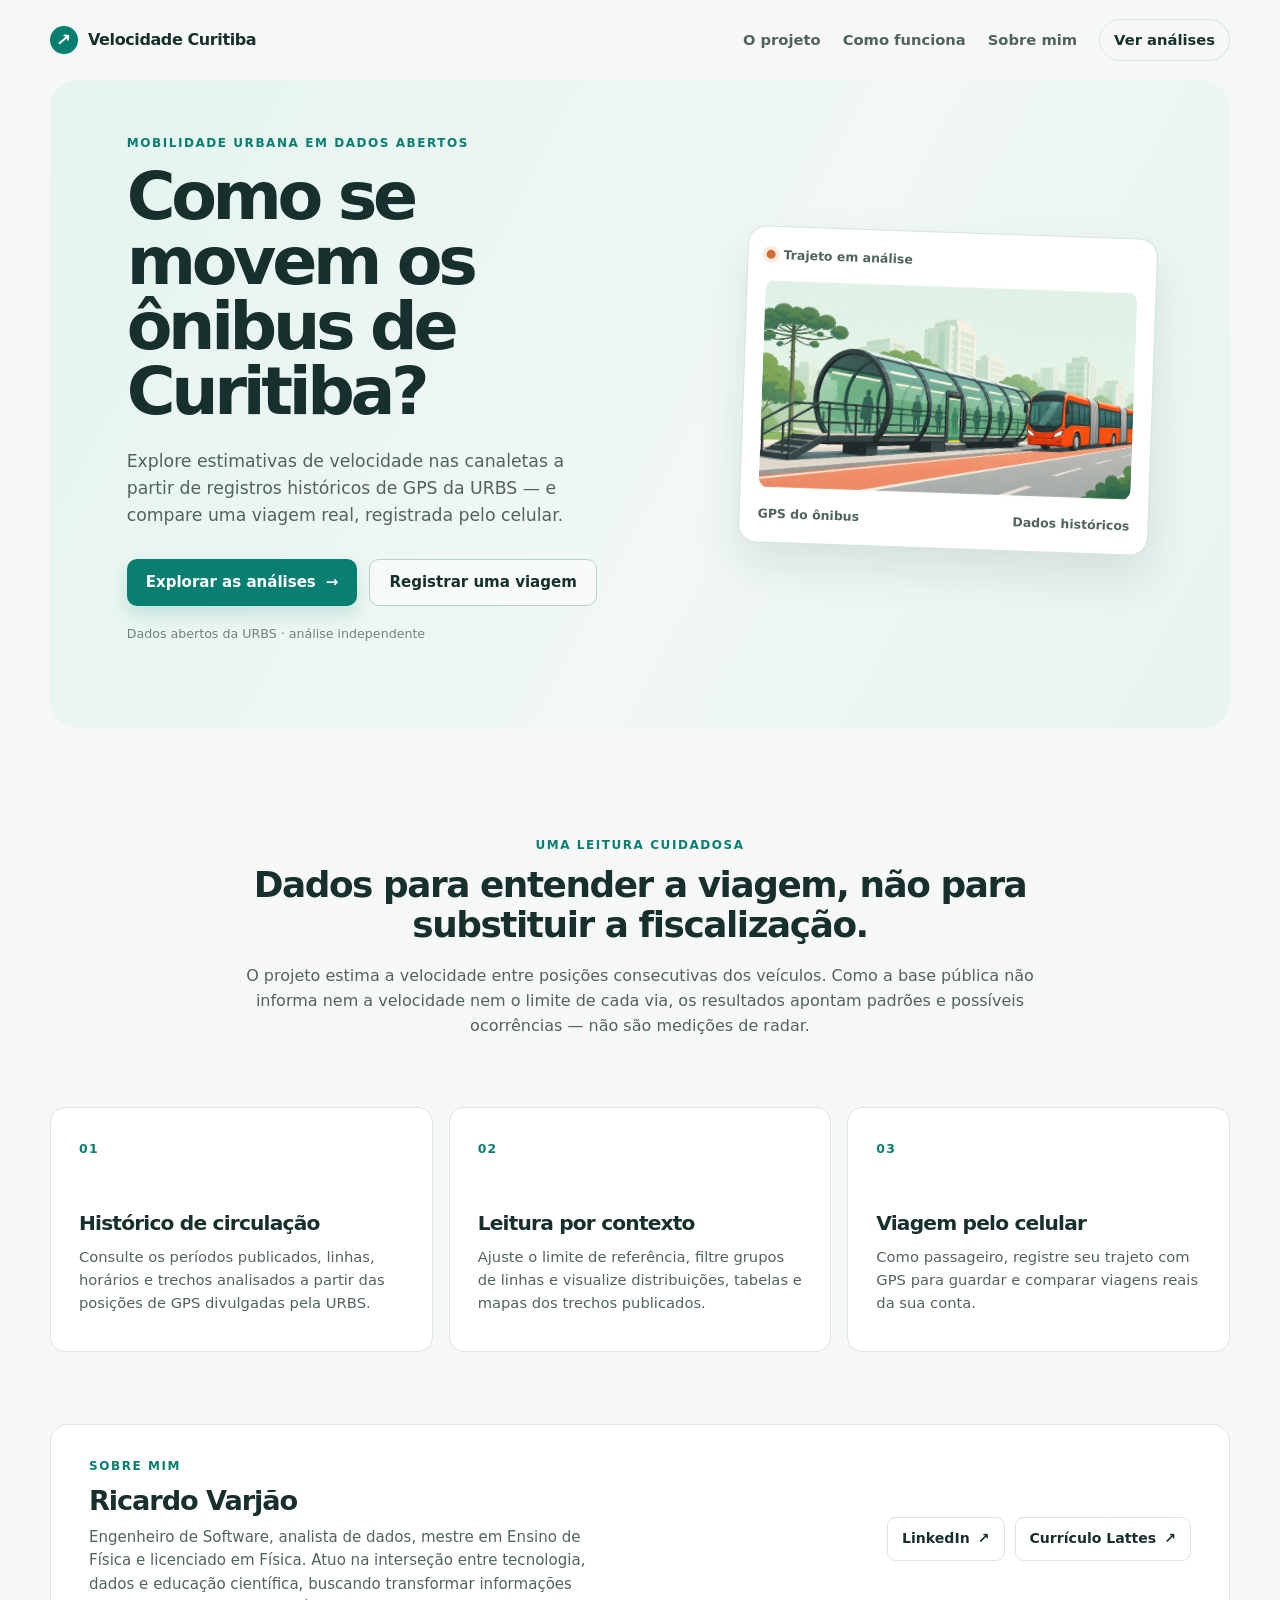
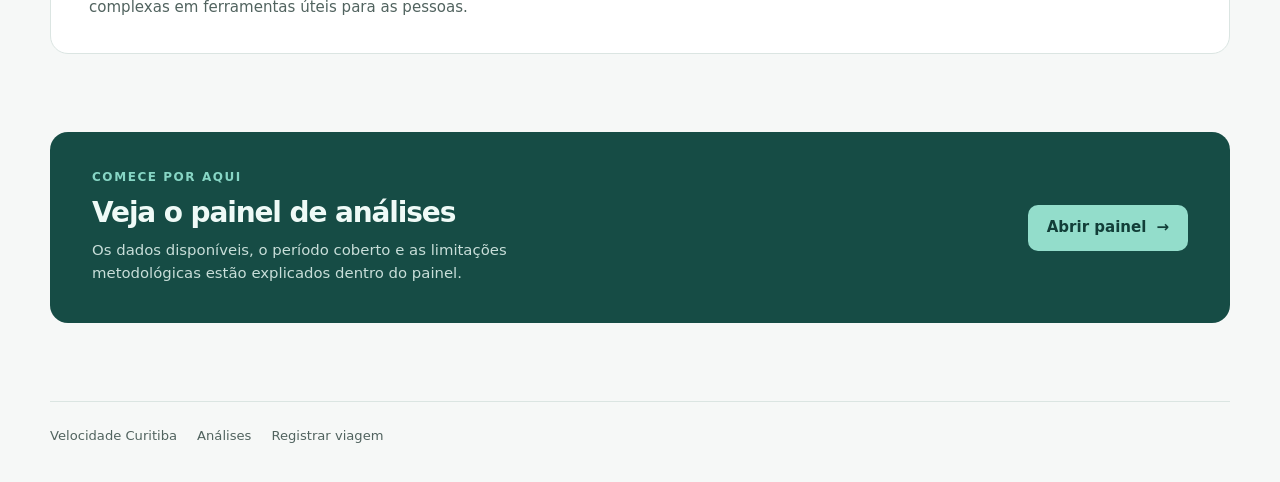
<file: site/index.html>
<!doctype html>
<html lang="pt-BR">

<head>
  <meta charset="utf-8">
  <meta name="viewport" content="width=device-width, initial-scale=1">
  <title>Velocidade dos ônibus de Curitiba</title>
  <link rel="icon" type="image/png" href="./assets/favico.png">
  <link rel="stylesheet" href="./css/styles.css">
</head>

<body>
  <header class="site-header">
    <a class="brand" href="./index.html" aria-label="Velocidade Curitiba — início"><span class="brand-mark"
        aria-hidden="true">→</span><span>Velocidade Curitiba</span></a>
    <nav aria-label="Navegação principal"><a href="#sobre">O projeto</a><a href="#como-funciona">Como funciona</a><a
        href="#sobre-mim">Sobre mim</a><a class="nav-cta" href="./painel.html">Ver análises</a></nav>
  </header>
  <main class="landing">
    <section class="landing-hero">
      <div class="hero-copy">
        <p class="eyebrow">Mobilidade urbana em dados abertos</p>
        <h1>Como se movem os ônibus de Curitiba?</h1>
        <p class="lead">Explore estimativas de velocidade nas canaletas a partir de registros históricos de GPS da URBS
          — e compare uma viagem real, registrada pelo celular.</p>
        <div class="actions"><a class="button primary" href="./painel.html">Explorar as análises <span
              aria-hidden="true">→</span></a><a class="button secondary" href="./viagem.html">Registrar uma viagem</a>
        </div>
        <p class="microcopy">Dados abertos da URBS · análise independente</p>
      </div>
      <div class="route-card" aria-label="Ilustração de uma rota de ônibus">
        <div class="route-title"><span class="route-dot"></span><span>Trajeto em análise</span></div>
        <div class="route-map"><img class="route-image" src="./assets/estacao-tubo-curitiba.png"
            alt="Ilustração de uma estação-tubo de Curitiba com ônibus articulado"></div>
        <div class="route-footer"><span>GPS do ônibus</span><span>Dados históricos</span></div>
      </div>
    </section>

    <section class="intro-section" id="sobre">
      <p class="eyebrow">Uma leitura cuidadosa</p>
      <h2>Dados para entender a viagem, não para substituir a fiscalização.</h2>
      <p>O projeto estima a velocidade entre posições consecutivas dos veículos. Como a base pública não informa nem a
        velocidade nem o limite de cada via, os resultados apontam padrões e possíveis ocorrências — não são medições de
        radar.</p>
    </section>

    <section class="feature-grid" id="como-funciona">
      <article class="feature-card"><span class="feature-number">01</span>
        <h2>Histórico de circulação</h2>
        <p>Consulte os períodos publicados, linhas, horários e trechos analisados a partir das posições de GPS
          divulgadas pela URBS.</p>
      </article>
      <article class="feature-card"><span class="feature-number">02</span>
        <h2>Leitura por contexto</h2>
        <p>Ajuste o limite de referência, filtre grupos de linhas e visualize distribuições, tabelas e mapas dos trechos
          publicados.</p>
      </article>
      <article class="feature-card"><span class="feature-number">03</span>
        <h2>Viagem pelo celular</h2>
        <p>Como passageiro, registre seu trajeto com GPS para guardar e comparar viagens reais da sua conta.</p>
      </article>
    </section>

    <section class="about-section" id="sobre-mim">
      <div>
        <p class="eyebrow">Sobre mim</p>
        <h2>Ricardo Varjão</h2>
        <p>Engenheiro de Software, analista de dados, mestre em Ensino de Física e licenciado em Física. Atuo na
          interseção entre tecnologia, dados e educação científica, buscando transformar informações complexas em
          ferramentas úteis para as pessoas.</p>
      </div>
      <div class="profile-links"><a href="https://www.linkedin.com/in/ricardovarjao" target="_blank"
          rel="noopener noreferrer">LinkedIn <span aria-hidden="true">↗</span></a><a
          href="http://lattes.cnpq.br/5329334049890115" target="_blank" rel="noopener noreferrer">Currículo Lattes <span
            aria-hidden="true">↗</span></a></div>
    </section>

    <section class="callout">
      <div>
        <p class="eyebrow">Comece por aqui</p>
        <h2>Veja o painel de análises</h2>
        <p>Os dados disponíveis, o período coberto e as limitações metodológicas estão explicados dentro do painel.</p>
      </div><a class="button primary" href="./painel.html">Abrir painel <span aria-hidden="true">→</span></a>
    </section>
  </main>
  <footer class="site-footer"><span>Velocidade Curitiba</span><a href="./painel.html">Análises</a><a
      href="./viagem.html">Registrar viagem</a></footer>
</body>

</html>
</file>
<file: site/css/styles.css>
:root {
    color-scheme: light;
    --surface-0: #f6f8f7;
    --surface-1: #fff;
    --surface-soft: #eef6f4;
    --border: #dbe5e2;
    --text-primary: #17302d;
    --text-secondary: #51635f;
    --text-muted: #71827e;
    --grid: #e4ece9;
    --series-1: #087f71;
    --series-2: #d86a38;
    --series-3: #466fc5;
    --alert: #ad3326;
    --ink-on-accent: #fff
}

* {
    box-sizing: border-box
}

html {
    scroll-behavior: smooth
}

body {
    margin: 0;
    background: var(--surface-0);
    color: var(--text-primary);
    font: 16px/1.55 Inter, ui-sans-serif, system-ui, -apple-system, BlinkMacSystemFont, "Segoe UI", sans-serif
}

a {
    color: inherit
}

.site-header {
    width: min(1180px, calc(100% - 40px));
    min-height: 80px;
    margin: auto;
    display: flex;
    align-items: center;
    justify-content: space-between;
    gap: 24px
}

.brand {
    display: inline-flex;
    align-items: center;
    gap: 10px;
    color: var(--text-primary);
    font-weight: 760;
    letter-spacing: -.025em;
    text-decoration: none
}

.brand-mark {
    display: grid;
    place-items: center;
    width: 28px;
    height: 28px;
    border-radius: 50%;
    color: #fff;
    background: var(--series-1);
    font-size: 1.1rem;
    transform: rotate(-40deg)
}

.site-header nav {
    display: flex;
    align-items: center;
    gap: 22px;
    font-size: .92rem;
    font-weight: 650
}

.site-header nav a {
    color: var(--text-secondary);
    text-decoration: none
}

.site-header nav a:hover {
    color: var(--series-1)
}

.site-header .nav-cta {
    padding: 9px 14px;
    border: 1px solid var(--border);
    border-radius: 999px;
    color: var(--text-primary)
}

.site-header.compact {
    min-height: 72px
}

.landing {
    width: min(1180px, calc(100% - 40px));
    margin: auto
}

.landing-hero {
    min-height: 510px;
    display: grid;
    grid-template-columns: minmax(0, 1.05fr) minmax(340px, .95fr);
    align-items: center;
    gap: clamp(46px, 8vw, 110px);
    padding: 56px 6.5% 84px;
    border-radius: 28px;
    background: linear-gradient(118deg, #e4f4ef 0%, #f1f8f5 57%, #e8f3f2 100%);
    overflow: hidden
}

.eyebrow {
    margin: 0 0 12px;
    color: var(--series-1);
    font-size: .75rem;
    line-height: 1.3;
    font-weight: 800;
    letter-spacing: .13em;
    text-transform: uppercase
}

.landing h1 {
    max-width: 10ch;
    margin: 0;
    font-size: clamp(2.65rem, 5.2vw, 4.75rem);
    line-height: .98;
    letter-spacing: -.065em
}

.lead {
    max-width: 54ch;
    margin: 24px 0 0;
    color: var(--text-secondary);
    font-size: clamp(1rem, 1.35vw, 1.16rem)
}

.actions {
    display: flex;
    flex-wrap: wrap;
    gap: 12px;
    margin-top: 30px
}

.button {
    display: inline-flex;
    align-items: center;
    justify-content: center;
    gap: 10px;
    min-height: 46px;
    padding: 11px 19px;
    border-radius: 10px;
    font-size: .94rem;
    font-weight: 750;
    text-decoration: none
}

.button.primary {
    background: var(--series-1);
    color: var(--ink-on-accent);
    box-shadow: 0 9px 18px rgb(8 127 113 / 16%)
}

.button.primary:hover {
    background: #056d61
}

.button.secondary {
    border: 1px solid #b7cfca;
    color: var(--text-primary);
    background: rgb(255 255 255 / 55%)
}

.microcopy {
    margin: 18px 0 0;
    color: var(--text-muted);
    font-size: .79rem
}

.route-card {
    width: min(100%, 410px);
    justify-self: end;
    padding: 18px;
    background: #fff;
    border: 1px solid #d4e4df;
    border-radius: 18px;
    box-shadow: 0 22px 45px rgb(22 61 54 / 11%);
    transform: rotate(2deg)
}

.route-title,
.route-footer {
    display: flex;
    align-items: center;
    justify-content: space-between;
    color: var(--text-secondary);
    font-size: .78rem;
    font-weight: 700
}

.route-title {
    justify-content: flex-start;
    gap: 8px
}

.route-dot {
    width: 9px;
    height: 9px;
    border-radius: 50%;
    background: var(--series-2);
    box-shadow: 0 0 0 4px #fbeddf
}

.route-map {
    height: 210px;
    margin: 15px 0;
    overflow: hidden;
    border-radius: 12px;
    background: #eaf4f1
}

.route-image {
    display: block;
    width: 100%;
    height: 100%;
    object-fit: cover;
    object-position: center
}

.intro-section {
    max-width: 790px;
    margin: 110px auto 68px;
    text-align: center
}

.intro-section h2,
.feature-card h2,
.about-section h2,
.callout h2 {
    margin: 0;
    font-size: clamp(1.65rem, 2.8vw, 2.35rem);
    line-height: 1.1;
    letter-spacing: -.04em
}

.intro-section>p:last-child {
    margin: 20px auto 0;
    color: var(--text-secondary)
}

.feature-grid {
    display: grid;
    grid-template-columns: repeat(3, 1fr);
    gap: 16px
}

.feature-card {
    min-height: 245px;
    padding: 28px;
    border: 1px solid var(--border);
    border-radius: 15px;
    background: var(--surface-1)
}

.feature-number {
    display: inline-block;
    margin-bottom: 54px;
    color: var(--series-1);
    font-size: .78rem;
    font-weight: 800;
    letter-spacing: .1em
}

.feature-card h2 {
    font-size: 1.26rem
}

.feature-card p {
    margin: 12px 0 0;
    color: var(--text-secondary);
    font-size: .92rem
}

.about-section {
    display: flex;
    align-items: center;
    justify-content: space-between;
    gap: 34px;
    margin: 72px 0;
    padding: 34px 38px;
    border: 1px solid var(--border);
    border-radius: 18px;
    background: var(--surface-1)
}

.about-section h2 {
    font-size: 1.7rem
}

.about-section p:not(.eyebrow) {
    max-width: 56ch;
    margin: 10px 0 0;
    color: var(--text-secondary);
    font-size: .94rem
}

.profile-links {
    display: flex;
    flex: none;
    flex-wrap: wrap;
    gap: 10px
}

.profile-links a {
    display: inline-flex;
    align-items: center;
    gap: 8px;
    padding: 10px 14px;
    border: 1px solid var(--border);
    border-radius: 9px;
    color: var(--text-primary);
    font-size: .88rem;
    font-weight: 750;
    text-decoration: none
}

.profile-links a:hover {
    color: var(--series-1);
    border-color: #9fcac1;
    background: var(--surface-soft)
}

.callout {
    display: flex;
    align-items: center;
    justify-content: space-between;
    gap: 30px;
    margin: 78px 0;
    padding: 38px 42px;
    color: #effaf7;
    border-radius: 18px;
    background: #164c45
}

.callout .eyebrow {
    color: #87d6c5
}

.callout h2 {
    font-size: 1.75rem
}

.callout p:not(.eyebrow) {
    max-width: 55ch;
    margin: 10px 0 0;
    color: #c8ded9;
    font-size: .93rem
}

.callout .button.primary {
    flex: none;
    background: #93ddcb;
    color: #123e38;
    box-shadow: none
}

.site-footer {
    width: min(1180px, calc(100% - 40px));
    display: flex;
    gap: 20px;
    padding: 24px 0 36px;
    margin: auto;
    color: var(--text-secondary);
    border-top: 1px solid var(--border);
    font-size: .82rem
}

.site-footer a {
    text-decoration: none
}

.site-footer a:hover {
    color: var(--series-1)
}

/* painel */
.analysis-main {
    max-width: 1100px;
    margin: auto;
    padding: 30px 16px 56px
}

.analysis-main h1 {
    margin: 0 0 4px;
    font-size: clamp(1.75rem, 3vw, 2.25rem);
    letter-spacing: -.04em
}

.analysis-main .eyebrow {
    margin-bottom: 7px
}

.sub {
    margin: 0;
    color: var(--text-secondary)
}

.viagem-link {
    margin: 8px 0 26px;
    font-size: .9rem
}

.viagem-link a,
.panel-footer a {
    color: var(--series-1);
    font-weight: 700;
    text-decoration: none
}

.viagem-link a:hover,
.panel-footer a:hover {
    text-decoration: underline
}

.erro {
    padding: 12px;
    color: #741b13;
    background: #fff1ef;
    border: 1px solid #efb8b1;
    border-radius: 10px
}

.card {
    padding: 18px;
    margin-bottom: 16px;
    background: var(--surface-1);
    border: 1px solid var(--border);
    border-radius: 14px;
    box-shadow: 0 2px 5px rgb(21 48 45 / 2%)
}

.hint {
    margin: 0 0 12px;
    color: var(--text-secondary);
    font-size: .9rem
}

.date-filter {
    display: flex;
    align-items: end;
    justify-content: space-between;
    gap: 20px
}

.date-filter h2 {
    margin: 0 0 2px;
    font-size: 1.05rem
}

.date-filter .hint {
    margin: 0;
    max-width: 52ch
}

.date-fields {
    display: flex;
    flex-wrap: wrap;
    align-items: end;
    gap: 10px
}

.date-fields label {
    display: grid;
    gap: 4px;
    color: var(--text-secondary);
    font-size: .78rem;
    font-weight: 650
}

.date-fields input {
    min-height: 38px;
    padding: 7px 9px;
    color: var(--text-primary);
    border: 1px solid var(--border);
    border-radius: 8px;
    background: var(--surface-0);
    font: inherit
}

.date-actions {
    display: flex;
    gap: 7px
}

.filter-button {
    min-height: 38px;
    padding: 7px 12px;
    color: #fff;
    border: 1px solid var(--series-1);
    border-radius: 8px;
    background: var(--series-1);
    font: inherit;
    font-size: .84rem;
    font-weight: 750;
    cursor: pointer
}

.filter-button.secondary-button {
    color: var(--text-primary);
    border-color: var(--border);
    background: var(--surface-1)
}

.hero,
.controls {
    display: flex;
    flex-wrap: wrap;
    gap: 16px 28px;
    align-items: center
}

.hero {
    gap: 26px;
    align-items: baseline
}

.hero .num {
    font-size: 2.6rem;
    font-weight: 750;
    letter-spacing: -.04em;
    line-height: 1
}

.hero .lbl {
    max-width: 22ch;
    color: var(--text-secondary);
    font-size: .86rem
}

.controls label {
    display: flex;
    align-items: center;
    gap: 8px;
    color: var(--text-secondary);
    font-size: .9rem
}

.controls input[type=range] {
    width: 200px;
    accent-color: var(--series-1)
}

.limval {
    min-width: 5.5ch;
    color: var(--text-primary);
    font-weight: 750
}

.chip {
    display: inline-flex;
    align-items: center;
    gap: 6px;
    cursor: pointer
}

.sw {
    display: inline-block;
    width: 10px;
    height: 10px;
    border-radius: 3px
}

.grid2 {
    display: grid;
    grid-template-columns: 1fr 1fr;
    gap: 16px
}

.chartbox {
    position: relative;
    height: 280px
}

#map {
    height: 460px;
    border: 1px solid var(--border);
    border-radius: 10px
}

.map-controls {
    display: flex;
    flex-wrap: wrap;
    gap: 8px;
    margin: 10px 0
}

.map-controls button {
    padding: 6px 11px;
    color: var(--text-primary);
    border: 1px solid var(--border);
    border-radius: 999px;
    background: var(--surface-1);
    font: inherit;
    font-size: .85rem;
    cursor: pointer
}

.map-controls button[aria-pressed="true"] {
    color: #fff;
    border-color: var(--series-1);
    background: var(--series-1)
}

table {
    width: 100%;
    border-collapse: collapse;
    font-size: .9rem
}

th,
td {
    padding: 7px 8px;
    text-align: right;
    white-space: nowrap;
    border-bottom: 1px solid var(--border)
}

th:first-child,
td:first-child {
    text-align: left
}

th {
    color: var(--text-secondary);
    font-size: .8rem;
    font-weight: 650
}

.tblwrap {
    overflow-x: auto
}

.note {
    color: var(--text-secondary);
    font-size: .88rem
}

.note li {
    margin-bottom: 6px
}

.legend {
    display: flex;
    flex-wrap: wrap;
    gap: 6px 16px;
    margin-bottom: 8px;
    color: var(--text-secondary);
    font-size: .85rem
}

.panel-footer {
    display: flex;
    flex-wrap: wrap;
    gap: 18px;
    padding: 8px 0 30px;
    font-size: .9rem
}

@media(max-width:800px) {
    .site-header {
        width: min(100% - 28px, 1180px);
        min-height: 68px
    }

    .site-header nav {
        gap: 12px;
        font-size: .82rem
    }

    .site-header nav a:not(.nav-cta) {
        display: none
    }

    .landing {
        width: min(100% - 28px, 1180px)
    }

    .landing-hero {
        grid-template-columns: 1fr;
        gap: 40px;
        padding: 54px 8% 48px;
        border-radius: 20px
    }

    .route-card {
        justify-self: stretch;
        width: auto;
        transform: none
    }

    .route-map {
        height: 205px
    }

    .intro-section {
        margin: 74px auto 42px
    }

    .feature-grid {
        grid-template-columns: 1fr
    }

    .feature-card {
        min-height: 0
    }

    .feature-number {
        margin-bottom: 28px
    }

    .about-section,
    .callout {
        align-items: flex-start;
        flex-direction: column
    }

    .about-section {
        margin: 50px 0;
        padding: 30px 26px
    }

    .callout {
        margin: 50px 0;
        padding: 30px 26px
    }

    .site-footer {
        width: min(100% - 28px, 1180px);
        flex-wrap: wrap
    }

    .grid2 {
        grid-template-columns: 1fr
    }

    .analysis-main {
        padding-top: 22px
    }

    .date-filter {
        align-items: stretch;
        flex-direction: column
    }

    .date-fields {
        align-items: stretch
    }

    .date-fields label {
        flex: 1
    }

    #map {
        height: 360px
    }
}

@media(max-width:440px) {
    .site-header .brand {
        font-size: .88rem
    }

    .site-header nav {
        gap: 7px
    }

    .site-header .nav-cta {
        padding: 7px 10px
    }

    .landing h1 {
        font-size: 2.55rem
    }

    .actions {
        align-items: stretch;
        flex-direction: column
    }

    .button {
        width: 100%
    }

    .date-fields,
    .date-actions {
        flex-direction: column
    }

    .date-fields input,
    .filter-button {
        width: 100%
    }

    .hero .num {
        font-size: 2.2rem
    }
}
</file>
